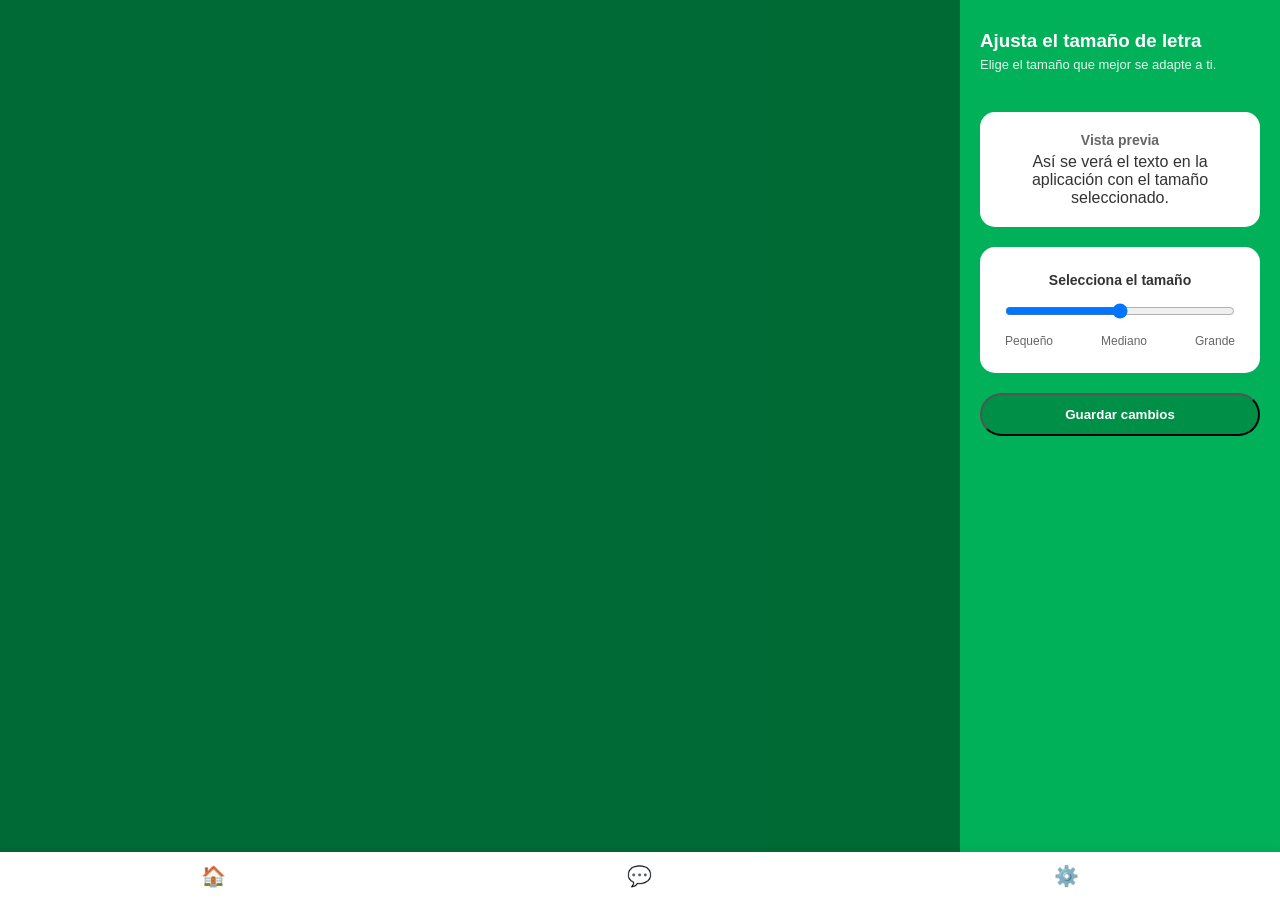
<file: tamano-letra.html>
<!DOCTYPE html>
<html lang="es">
<head>
    <meta charset="UTF-8">
    <meta name="viewport" content="width=device-width, initial-scale=1.0">
    <title>Tamaño de Letra</title>
    <link rel="stylesheet" href="estilos.css">
    <link rel="shortcut icon" href="img/LogoICO.ico" type="image/x-icon">
    
</head>
<body>

    <div class="sidebar-overlay">
        <div class="sidebar">
            
            <h3 style="margin-bottom: 5px;">Ajusta el tamaño de letra</h3>
            <p style="font-size:13px; opacity:0.9; margin-bottom:20px;">Elige el tamaño que mejor se adapte a ti.</p>

            <div class="preview-box">
                <p style="font-size: 14px; font-weight: bold; color:#666; margin-bottom:5px;">Vista previa</p>
                <p id="texto-vista-previa">Así se verá el texto en la aplicación con el tamaño seleccionado.</p>
            </div>

            <div class="slider-container">
                <p style="color:#333; font-size:14px; font-weight:bold;">Selecciona el tamaño</p>
                <input type="range" id="slider-tamano" class="range-slider" min="1" max="3" value="2" step="1">
                <div class="labels">
                    <span>Pequeño</span>
                    <span>Mediano</span>
                    <span>Grande</span>
                </div>
            </div>

            <button type="button" id="btn-guardar-letra" class="btn-guardar" onclick="guardarTamanoLetra()">Guardar cambios</button>
        </div>
    </div>

    <nav class="bottom-nav">
        <a href="inicio.html" class="nav-item">🏠</a>
        <a href="asistente.html" class="nav-item">💬</a>
        <a href="configuracion.html" class="nav-item active">⚙️</a>
    </nav>

    <script src="script.js"></script>
    
</body>
</html>
</file>
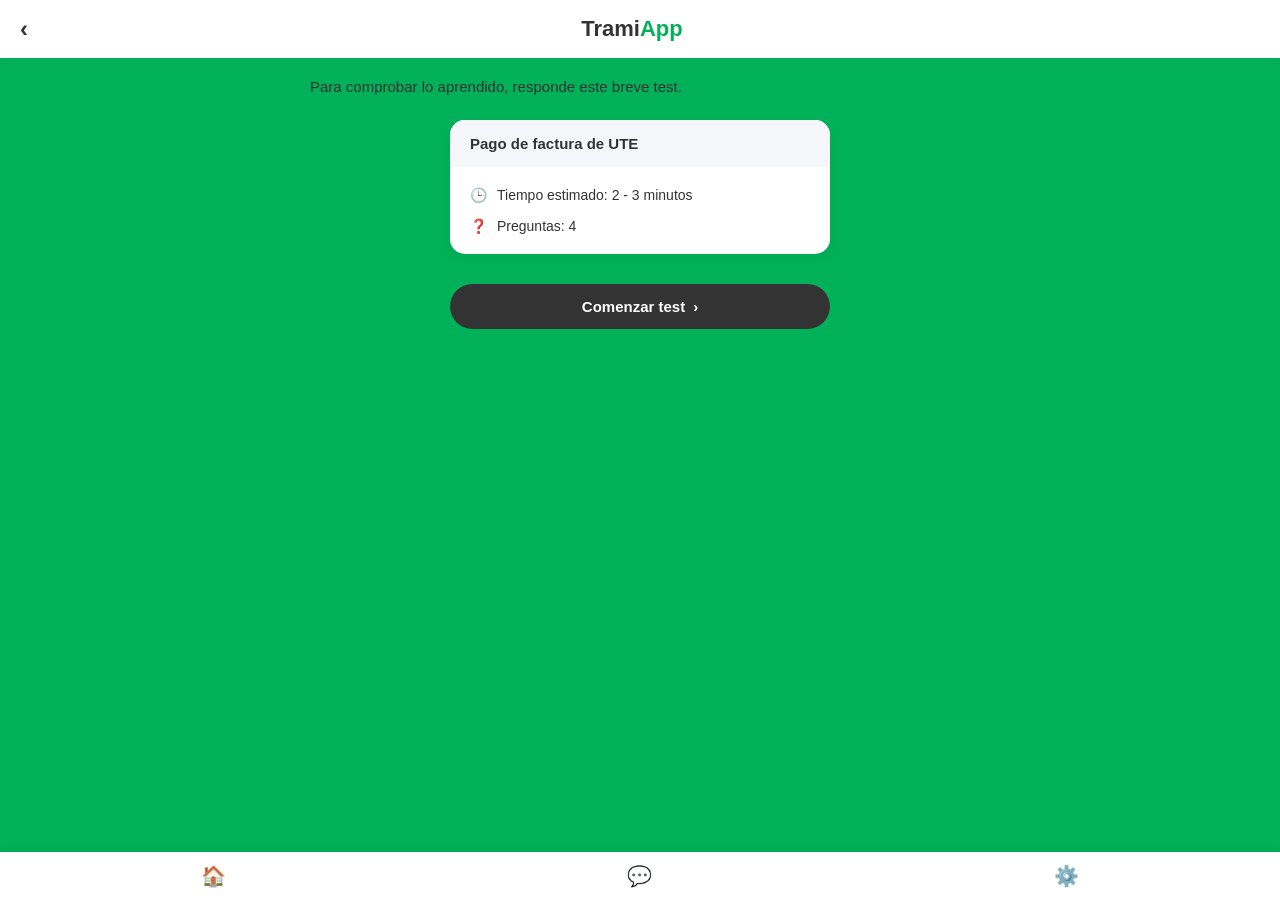
<file: test-ute.html>
<!DOCTYPE html>
<html lang="es">
<head>
    <meta charset="UTF-8">
    <meta name="viewport" content="width=device-width, initial-scale=1.0">
    <title>Test - Pago de factura de UTE</title>
    <link rel="stylesheet" href="estilos.css">
    <link rel="shortcut icon" href="img/LogoICO.ico" type="image/x-icon">
</head>
<body>

    <header class="header">
        <a href="ute-presencial.html" class="btn-volver" onclick="if (document.referrer.indexOf('ute-') !== -1) { history.back(); return false; }">‹</a>
        <h1>Trami<span>App</span></h1>
        <div style="width:24px;"></div>
    </header>

    <div class="main-container-test">

        <!-- Pantalla 1: introducción al test -->
        <div id="test-intro">
            <p class="test-intro-texto">Para comprobar lo aprendido, responde este breve test.</p>

            <div class="test-card">
                <div class="test-card-titulo">Pago de factura de UTE</div>
                <div class="test-card-cuerpo">
                    <div class="test-meta-fila">
                        <span>🕒</span>
                        <span>Tiempo estimado: 2 - 3 minutos</span>
                    </div>
                    <div class="test-meta-fila">
                        <span>❓</span>
                        <span>Preguntas: 4</span>
                    </div>
                </div>
            </div>

            <button type="button" class="btn-comenzar-test" data-tramite-id="ute-factura" onclick="comenzarTest(this)">
                Comenzar test <span>›</span>
            </button>
        </div>

        <!-- Pantalla 2: preguntas (oculta hasta que se presiona "Comenzar test") -->
        <div id="test-quiz" class="oculto">
            <div class="test-progress-header">
                <span>Evaluación rápida</span>
                <span id="test-contador">Pregunta 1 de 4</span>
            </div>
            <div id="test-barra-progreso" class="test-progress-bar"></div>

            <p id="test-texto-pregunta" class="test-pregunta"></p>

            <div id="test-opciones" class="test-opciones"></div>

            <div class="test-nav-botones">
                <button type="button" id="btn-test-anterior" class="btn-test-anterior" onclick="irPreguntaAnteriorTest()">
                    ‹ Anterior
                </button>
                <button type="button" id="btn-test-siguiente" class="btn-test-siguiente" onclick="irSiguientePreguntaTest()">
                    Siguiente ›
                </button>
            </div>
        </div>

        <!-- Pantalla 3: resultado (oculta hasta terminar las preguntas) -->
        <div id="test-resultado" class="test-resultado oculto">
            <div id="test-resultado-icono" class="test-resultado-icono">👍</div>
            <h2 id="test-resultado-titulo" class="test-resultado-titulo">¡Excelente!</h2>
            <span id="test-resultado-subtitulo" class="test-subtitulo-aprobado">Aprobaste el test</span>

            <div class="test-resultado-card">
                <div class="test-resultado-fila">
                    <span>🏅</span>
                    <span id="test-resultado-correctas">Respuestas correctas: 4 de 4</span>
                </div>
                <div id="test-resultado-fila-estado" class="test-resultado-fila">
                    <span>✅</span>
                    <span>Trámite finalizado</span>
                </div>
            </div>

            <p id="test-resultado-aviso-sesion" class="test-resultado-aviso oculto">
                Iniciá sesión para que este avance quede guardado en tu cuenta.
            </p>

            <button type="button" id="btn-test-reintentar" class="btn-test-reintentar" style="display:none;" onclick="reintentarTest()">
                Volver a intentar
            </button>

            <p class="test-resultado-ayuda">Si te quedaron dudas, consulta nuestro ChatBot.</p>

            <a href="chat.html" class="btn-test-chatbot">ChatBot</a>
            <a href="inicio.php" class="link-volver-inicio-test">Volver al inicio</a>
        </div>

    </div>

    <nav class="bottom-nav">
        <a href="inicio.php" class="nav-item">🏠</a>
        <a href="asistente.html" class="nav-item">💬</a>
        <a href="configuracion.php" class="nav-item">⚙️</a>
    </nav>

    <script src="script.js"></script>

</body>
</html>
</file>
<file: estilos.css>
:root {
    --verde-principal: #00b159;
    --verde-oscuro: #008f47;
    --fondo-gris: #f4f6f9;
    --blanco: #ffffff;
    --texto-oscuro: #333333;
    --texto-mutado: #666666;
}

/* pantalla de bienvenida */
.splash-body{
    background-color: #000;
    display: flex;
    justify-content: center;
    align-items: center;
    height: 100vh;
    overflow: hidden;
}
.splash-container{
    text-align: center;
    animation: aparecer 1.5s ease;
}
.splash-logo{
    width: 140px;
    margin-bottom: 15px;
}
.splash-title{
    color: white;
    font-size: 40px;
    font-weight: bold;
}
.splash-title span{
    color: var(--verde-principal);
}

@keyframes aparecer{
    from{
        opacity: 0;
        transform: scale(0.8);
    }
    to{
        opacity: 1;
        transform: scale(1);
    }
}


* {
    margin: 0;
    padding: 0;
    box-sizing: border-box;
    font-family: 'Segoe UI', Tahoma, Geneva, Verdana, sans-serif;
}

body {
    background-color: var(--verde-principal);
    color: var(--texto-oscuro);
    display: flex;
    flex-direction: column;
    min-height: 100vh;
}

/*header*/
.header {
    background-color: var(--blanco);
    padding: 15px 20px;
    display: flex;
    align-items: center;
    justify-content: space-between;
    box-shadow: 0 2px 5px rgba(0,0,0,0.05);
    position: sticky;
    top: 0;
    z-index: 100;
}


.header .btn-volver {
    text-decoration: none;
    font-size: 24px;
    color: var(--texto-oscuro);
    font-weight: bold;
}

.header h1 {
    font-size: 22px;
    color: var(--texto-oscuro);
    flex-grow: 1;
    text-align: center;
}

.header h1 span {
    color: var(--verde-principal);
}

.header .icon-right {
    font-size: 24px;
    color: #ffcc00; /* Color estrella favoritos */
}



.main-container {
    padding: 20px;
    flex-grow: 1;
    max-width: 1200px;
    width: 100%;
    margin: 0 auto;
    border-radius: 25px 25px 0 0;
}

/* botón de iniciar sesión si entra como invitado */
.btn-iniciar-sesion {
    background-color: #000;
    color: #fff;
    text-decoration: none;
    font-size: 13px;
    font-weight: bold;
    padding: 8px 16px;
    border-radius: 20px;
    display: inline-block;
}

.btn-iniciar-sesion:hover {
    background-color: #222;
}

/* seccion de tramites */
.hero-section {
    background-color: var(--verde-principal);
    border-radius: 15px;
    padding: 25px;
    color: var(--blanco);
    margin-bottom: 25px;
}

.search-bar {
    width: 100%;
    padding: 12px 20px;
    border-radius: 25px;
    border: 1px solid #ddd;
    margin-bottom: 20px;
    box-shadow: 0 2px 5px rgba(0,0,0,0.05);
    font-size: 15px;
    outline: none;
}

/* contadores */
.stats-container {
    display: flex;
    background-color: var(--blanco);
    border-radius: 12px;
    padding: 15px;
    justify-content: space-around;
    align-items: center;
    margin: 0 auto 25px auto;
    box-shadow: 0 4px 6px rgba(0,0,0,0.05);
    max-width: 80%;
}

.stat-box {
    text-align: center;
    color: var(--texto-oscuro);
    text-decoration: none;
    flex: 1;
    padding: 5px 0;
}

.stat-box:not(:last-child) {
    border-right: 1px solid #eee;
}

.stat-box .number {
    font-size: 24px;
    font-weight: bold;
    display: block;
}

.stat-box .label {
    font-size: 12px;
    color: var(--texto-mutado);
}


.section-title-container {
    display: flex;
    justify-content: space-between;
    align-items: center;
    margin-bottom: 15px;
}

.section-title {
    font-size: 18px;
    font-weight: bold;
    color: #1a4225;
}

.acciones-titulo {
    display: flex;
    align-items: center;
    gap: 12px;
}

.btn-editar-tramites {
    text-decoration: none;
    font-size: 16px;
    line-height: 1;
    margin-right: 10px;
}
.btn-ver-mas {
    color: #1a4225;
    text-decoration: none;
    font-size: 14px;
    font-weight: 600;
}

/* tarjetas de tramites */
.grid-tramites {
    display: grid;
    grid-template-columns: repeat(auto-fill, minmax(140px, 1fr));
    gap: 15px;
    margin-bottom: 30px;
}

.card-tramite {
    background-color: var(--blanco);
    border-radius: 15px;
    padding: 15px;
    text-align: center;
    text-decoration: none;
    color: var(--texto-oscuro);
    box-shadow: 0 4px 10px rgba(0,0,0,0.05);
    transition: transform 0.2s;
    display: flex;
    flex-direction: column;
    align-items: center;
    justify-content: center;
    min-height: 140px;
}

.card-tramite:hover {
    transform: translateY(-3px);
}

.card-tramite img {
    width: 50px;
    height: 50px;
    object-fit: contain;
    margin-bottom: 10px;
    border-radius: 8px;
}


.card-tramite span {
    font-size: 13px;
    font-weight: 500;
    display: -webkit-box;
    -webkit-line-clamp: 2;
    line-clamp: 2;
    -webkit-box-orient: vertical;
    overflow: hidden;
    text-overflow: ellipsis;
    width: 100%;
}

/*tips y consejos*/
.grid-tips {
    display: grid;
    grid-template-columns: repeat(auto-fill, minmax(260px, 1fr));
    gap: 15px;
    margin-bottom: 30px;
}

.card-tip {
    background-color: var(--blanco);
    border-radius: 15px;
    padding: 15px;
    display: flex;
    gap: 15px;
    box-shadow: 0 4px 10px rgba(0,0,0,0.05);
}

.card-tip img {
    width: 70px;
    height: 70px;
    object-fit: cover;
    border-radius: 10px;
}

.card-tip-content h4 {
    font-size: 14px;
    margin-bottom: 5px;
    color: var(--texto-oscuro);
}

.card-tip-content p {
    font-size: 12px;
    color: var(--texto-mutado);
    line-height: 1.4;
}

/*navegacion inferior*/
.bottom-nav {
    background-color: var(--blanco);
    position: fixed;
    bottom: 0;
    left: 0;
    width: 100%;
    display: flex;
    justify-content: space-around;
    padding: 12px 0;
    box-shadow: 0 -2px 10px rgba(0,0,0,0.05);
    z-index: 300;
}

.nav-item {
    text-decoration: none;
    color: var(--texto-mutado);
    font-size: 20px;
}

.nav-item.active {
    color: var(--verde-principal);
}

/*dentro del tramite*/
.tramite-header-block {
    display: flex;
    gap: 20px;
    align-items: center;
}

.tramite-header-block img {
    width: 80px;
    height: 80px;
    border-radius: 12px;
    object-fit: cover;
}

.tramite-header-text h2 {
    font-size: 22px;
    margin-bottom: 5px;
}

.tramite-header-text p {
    font-size: 14px;
    opacity: 0.9;
}

.info-grid {
    display: grid;
    grid-template-columns: 1fr 1fr;
    gap: 20px;
    margin-top: 20px;
}

@media (max-width: 768px) {
    .info-grid { grid-template-columns: 1fr; }
}

.info-box {
    background-color: var(--blanco);
    border-radius: 15px;
    padding: 20px;
    box-shadow: 0 4px 10px rgba(0,0,0,0.05);
}

.info-box h3 {
    font-size: 16px;
    margin-bottom: 15px;
    color: var(--texto-oscuro);
    border-bottom: 1px solid #eee;
    padding-bottom: 5px;
}

.btn-favorito {
    background: none;
    border: none;
    font-size: 28px;
    cursor: pointer;
    color: #ffcc00; /* Color amarillo para cuando se llene */
    outline: none;
    padding: 0;
}

.modalidad-selector {
    display: flex;
    gap: 10px;
    margin-top: 10px;
}

.btn-modalidad {
    flex: 1;
    padding: 10px;
    border: 1px solid #ccc;
    border-radius: 20px;
    text-align: center;
    text-decoration: none;
    color: var(--texto-oscuro);
    font-size: 14px;
}

.btn-modalidad.active {
    background-color: var(--verde-principal);
    color: var(--blanco);
    border-color: var(--verde-principal);
}

/*pestaña configuracion*/
.sidebar-overlay {
    position: fixed;
    top: 0;
    right: 0;
    width: 100%;
    height: 100%;
    background: rgba(0,0,0,0.4);
    display: flex;
    justify-content: flex-end;
    z-index: 200;
}

.sidebar {
    background-color: var(--verde-principal);
    width: 320px;
    height: 100%;
    padding: 30px 20px 90px;
    color: var(--blanco);
    display: flex;
    flex-direction: column;
    overflow-y: auto;
}


.profile-section {
    display: flex;
    align-items: center;
    gap: 15px;
    margin-bottom: 30px;
}



.profile-img {
    width: 60px;
    height: 60px;
    background: var(--blanco);
    border-radius: 50%;
    
    display: flex;
    justify-content: center;
    align-items: center;
    overflow: hidden;
}

.profile-img img {
    width: 60px; /* Ajusta el tamaño del logo según tu gusto */
    height: 60px;
    object-fit: contain;
    display: block;
}

.menu-list {
    background: var(--blanco);
    border-radius: 15px;
    padding: 10px;
    display: flex;
    flex-direction: column;
    gap: 5px;
}

.menu-item {
    display: flex;
    justify-content: space-between;
    align-items: center;
    padding: 12px 10px;
    color: var(--texto-oscuro);
    text-decoration: none;
    font-size: 15px;
    border-bottom: 1px solid #f0f0f0;
}

.menu-item:last-child { border-bottom: none; }

.btn-logout {
    margin-top: auto;
    background-color: var(--verde-oscuro);
    color: var(--blanco);
    text-align: center;
    padding: 12px;
    border-radius: 25px;
    text-decoration: none;
    font-weight: bold;
    margin-bottom: 20px;
}

/* tamaño letra*/
.preview-box {
    background: white;
    padding: 20px;
    border-radius: 15px;
    margin: 20px 0;
    text-align: center;
    color: #333;
}
.slider-container {
    background: white;
    padding: 25px;
    border-radius: 15px;
    text-align: center;
}
.range-slider {
    width: 100%;
    margin: 15px 0;
}
.labels {
    display: flex;
    justify-content: space-between;
    font-size: 12px;
    color: #666;
}
.btn-guardar {
    display: block;
    width: 100%;
    background-color: var(--verde-oscuro);
    color: white;
    text-align: center;
    padding: 12px;
    border-radius: 25px;
    text-decoration: none;
    margin-top: 20px;
    font-weight: bold;
}

/* tips y consejos */
.search-bar {
    width: 100%;
    padding: 12px 20px;
    border-radius: 25px;
    border: none;
    margin-bottom: 20px;
    box-shadow: 0 2px 5px rgba(0,0,0,0.1);
    font-size: 15px;
}

/* chat */
.chat-area {
    display: flex;
    flex-direction: column;
    gap: 15px;
    margin-top: 10px;
}

.main-container-chat {
    padding: 20px;
    flex-grow: 1;
    max-width: 1200px;
    width: 100%;
    margin: 0 auto;
    border-radius: 25px 25px 0 0;
    background-color: var(--fondo-gris);
    min-height: calc(100vh - 140px);
}
.msg {
    max-width: 80%;
    padding: 12px 15px;
    border-radius: 15px;
    font-size: 14px;
    line-height: 1.4;
}
.msg.user {
    background-color: #e2f7ed;
    align-self: flex-end;
    border-bottom-right-radius: 2px;
}
.msg.bot {
    background-color: var(--blanco);
    align-self: flex-start;
    border-bottom-left-radius: 2px;
    box-shadow: 0 2px 5px rgba(0,0,0,0.05);
}
.chat-input-container {
    position: fixed;
    bottom: 65px;
    left: 0;
    width: 100%;
    padding: 10px 20px;
    background-color: var(--fondo-gris);
}
.chat-input {
    width: 100%;
    padding: 12px;
    border-radius: 25px;
    border: 1px solid #ccc;
    outline: none;
}

/* ---------- Test de trámite ("Evaluación rápida") ---------- */

.oculto {
    display: none !important;
}

.main-container-test {
    padding: 20px;
    flex-grow: 1;
    max-width: 700px;
    width: 100%;
    margin: 0 auto;
    margin-bottom: 40px;
    
}

/* Pantalla de introducción */
.test-intro-texto {
    font-size: calc(15px * var(--font-scale));
    color: var(--texto-oscuro);
    margin-bottom: 25px;
    
}

.test-card {
    background: var(--blanco);
    border-radius: 15px;
    box-shadow: 0 4px 10px rgba(0,0,0,0.05);
    overflow: hidden;
    margin-bottom: 30px;
}

/* Dentro de la pantalla del test la tarjeta y el botón de inicio
   se ven más angostos y centrados, en vez de ocupar todo el ancho */
#test-intro .test-card {
    max-width: 380px;
    margin: 0 auto 30px auto;
}

#test-intro .btn-comenzar-test {
    max-width: 380px;
    margin: 0 auto;
}

.test-card-titulo {
    background: var(--fondo-gris);
    padding: 15px 20px;
    font-weight: bold;
    font-size: calc(15px * var(--font-scale));
}

.test-card-cuerpo {
    padding: 20px;
}

.test-meta-fila {
    display: flex;
    align-items: center;
    gap: 10px;
    font-size: calc(14px * var(--font-scale));
    color: var(--texto-oscuro);
}

.test-meta-fila:not(:last-child) {
    margin-bottom: 15px;
}

.btn-comenzar-test {
    display: flex;
    align-items: center;
    justify-content: center;
    gap: 8px;
    width: 100%;
    background-color: var(--texto-oscuro);
    color: var(--blanco);
    border: none;
    padding: 14px;
    border-radius: 25px;
    font-size: calc(15px * var(--font-scale));
    font-weight: bold;
    cursor: pointer;
}

.btn-comenzar-test:hover {
    background-color: var(--fondo-gris);
    color: var(--texto-oscuro);
}

/* Pantalla de preguntas */
.test-progress-header {
    display: flex;
    justify-content: space-between;
    align-items: center;
    font-size: calc(13px * var(--font-scale));
    color: var(--texto-oscuro);
    margin-bottom: 8px;
}

.test-progress-bar {
    display: flex;
    gap: 6px;
    margin-bottom: 25px;
}

.test-progress-segment {
    flex: 1;
    height: 10px;
    border-radius: 6px;
    background-color: #e2e2e2;
    border: 1px solid #d2d2d2;
    transition: background-color 0.2s, border-color 0.2s;
}

.test-progress-segment.completado {
    background-color: var(--texto-oscuro);
    border-color: var(--verde-oscuro);
}

.test-pregunta {
    font-size: calc(16px * var(--font-scale));
    font-weight: bold;
    color: var(--texto-oscuro);
    margin-bottom: 20px;
}

.test-opciones {
    display: flex;
    flex-direction: column;
    gap: 12px;
    margin-bottom: 30px;
}

.test-opcion {
    display: flex;
    align-items: center;
    gap: 12px;
    padding: 14px 16px;
    border: 1px solid #ccc;
    border-radius: 12px;
    background: var(--blanco);
    font-size: calc(14px * var(--font-scale));
    color: var(--texto-oscuro);
    cursor: pointer;
    transition: border-color 0.2s;
}

.test-opcion.seleccionada {
    border-color: var(--verde-principal);
    color: #1a4225;
}

.test-opcion-circulo {
    width: 22px;
    height: 22px;
    min-width: 22px;
    border-radius: 50%;
    border: 2px solid #bbb;
    display: flex;
    align-items: center;
    justify-content: center;
    font-size: 13px;
    color: var(--blanco);
}

.test-opcion.seleccionada .test-opcion-circulo {
    background-color: var(--verde-principal);
    border-color: var(--verde-principal);
}

.test-nav-botones {
    display: flex;
    gap: 12px;
}

.btn-test-anterior {
    flex: 1;
    display: flex;
    align-items: center;
    justify-content: center;
    gap: 6px;
    background-color: var(--blanco);
    color: var(--texto-oscuro);
    border: 2px solid #cccccc;
    border-radius: 25px;
    padding: 12px;
    font-size: calc(15px * var(--font-scale));
    font-weight: bold;
    cursor: pointer;
    transition: background-color 0.2s, border-color 0.2s;
}

.btn-test-anterior:hover:not(:disabled) {
    background-color: #f0f0f0;
    border-color: #aaaaaa;
}

.btn-test-anterior:disabled {
    opacity: 0.4;
    cursor: not-allowed;
}

.btn-test-siguiente {
    flex: 1;
    display: flex;
    align-items: center;
    justify-content: center;
    gap: 6px;
    background-color: var(--fondo-gris);
    color: var(--texto-oscuro);
    border: 2px solid #cccccc;
    border-radius: 25px;
    padding: 12px;
    font-size: calc(15px * var(--font-scale));
    font-weight: bold;
    cursor: pointer;
    box-shadow: 0 3px 8px rgba(0, 177, 89, 0.35);
    transition: background-color 0.2s, border-color 0.2s, box-shadow 0.2s;
}

.btn-test-siguiente:hover {
    background-color: #f0f0f0;
    border-color: #aaaaaa;
    box-shadow: 0 4px 10px rgba(0, 143, 71, 0.4);
}

/* Pantalla de resultado */
.test-resultado {
    text-align: center;
}

.test-resultado-icono {
    font-size: 50px;
    margin-bottom: 15px;
}

.test-resultado-titulo {
    font-size: calc(19px * var(--font-scale));
    font-weight: bold;
    color: var(--texto-oscuro);
    margin-bottom: 5px;
}

.test-subtitulo-aprobado {
    display: block;
    color: var(--verde-principal);
    font-weight: bold;
    margin-bottom: 20px;
    font-size: calc(14px * var(--font-scale));
}

.test-subtitulo-no-aprobado {
    display: block;
    color: #b71c1c;
    font-weight: bold;
    margin-bottom: 20px;
    font-size: calc(14px * var(--font-scale));
}

.test-resultado-card {
    background: var(--blanco);
    border-radius: 15px;
    padding: 20px;
    margin: 0 auto 20px auto;
    max-width: 320px;
    box-shadow: 0 4px 10px rgba(0,0,0,0.05);
    text-align: left;
}

.test-resultado-fila {
    display: flex;
    align-items: center;
    gap: 10px;
    font-size: calc(14px * var(--font-scale));
    color: var(--texto-oscuro);
}

.test-resultado-fila:not(:last-child) {
    margin-bottom: 12px;
}

.test-resultado-aviso {
    font-size: calc(13px * var(--font-scale));
    color: var(--texto-negro);
    margin: -10px auto 20px auto;
    max-width: 320px;
}

.test-resultado-ayuda {
    font-size: calc(14px * var(--font-scale));
    color: var(--texto-mutado);
    margin-bottom: 15px;
}

.btn-test-chatbot {
    display: inline-block;
    background-color: #1a1a1a;
    color: var(--blanco);
    padding: 12px 35px;
    border-radius: 25px;
    text-decoration: none;
    font-weight: bold;
    letter-spacing: 1px;
    margin-bottom: 15px;
}

.btn-test-reintentar {
    display: block;
    margin: 0 auto 15px auto;
    background: none;
    border: 1px solid var(--verde-principal);
    color: var(--texto-oscuro);
    padding: 10px 25px;
    border-radius: 25px;
    font-weight: bold;
    cursor: pointer;
}

.link-volver-inicio-test {
    display: block;
    color: var(--texto-oscuro);
    font-weight: bold;
    text-decoration: underline;
}

/* ---------- Mi actividad (Finalizados / Favoritos) ---------- */

.tabs-actividad {
    display: flex;
    margin-bottom: 20px;
    border-radius: 12px;
    overflow: hidden;
    box-shadow: 0 2px 6px rgba(0,0,0,0.06);
}

.tab-actividad {
    flex: 1;
    text-align: center;
    padding: 14px 10px;
    background-color: var(--fondo-gris);
    color: var(--texto-mutado);
    font-weight: 600;
    font-size: calc(14px * var(--font-scale));
    cursor: pointer;
    border-bottom: 3px solid transparent;
    transition: background-color .2s, color .2s, border-color .2s;
    user-select: none;
}

.tab-actividad.active {
    background-color: var(--blanco);
    color: var(--verde-principal);
    border-bottom-color: var(--verde-principal);
}

.panel-actividad {
    display: none;
}

.panel-actividad.active {
    display: block;
}

.lista-actividad {
    display: flex;
    flex-direction: column;
    gap: 12px;
}

.card-actividad {
    background-color: var(--blanco);
    border-radius: 14px;
    padding: 12px;
    display: flex;
    align-items: center;
    gap: 14px;
    box-shadow: 0 3px 8px rgba(0,0,0,0.05);
}

.card-actividad img {
    width: 55px;
    height: 55px;
    border-radius: 10px;
    object-fit: cover;
    flex-shrink: 0;
}

.card-actividad-info {
    flex-grow: 1;
    min-width: 0;
}

.card-actividad-info h4 {
    font-size: calc(14px * var(--font-scale));
    color: var(--texto-oscuro);
    margin-bottom: 4px;
}

.card-actividad-meta {
    display: flex;
    flex-wrap: wrap;
    gap: 4px 14px;
}

.card-actividad-meta span {
    font-size: calc(12px * var(--font-scale));
    color: var(--texto-mutado);
    white-space: nowrap;
}

.btn-quitar-favorito {
    background: none;
    border: none;
    font-size: 24px;
    color: #ffcc00;
    cursor: pointer;
    flex-shrink: 0;
    line-height: 1;
}

.estado-vacio-actividad {
    text-align: center;
    color: var(--blanco);
    font-size: calc(14px * var(--font-scale));
    padding: 50px 10px;
}

.estado-vacio-actividad span {
    display: block;
    font-size: 40px;
    margin-bottom: 10px;
}
</file>
